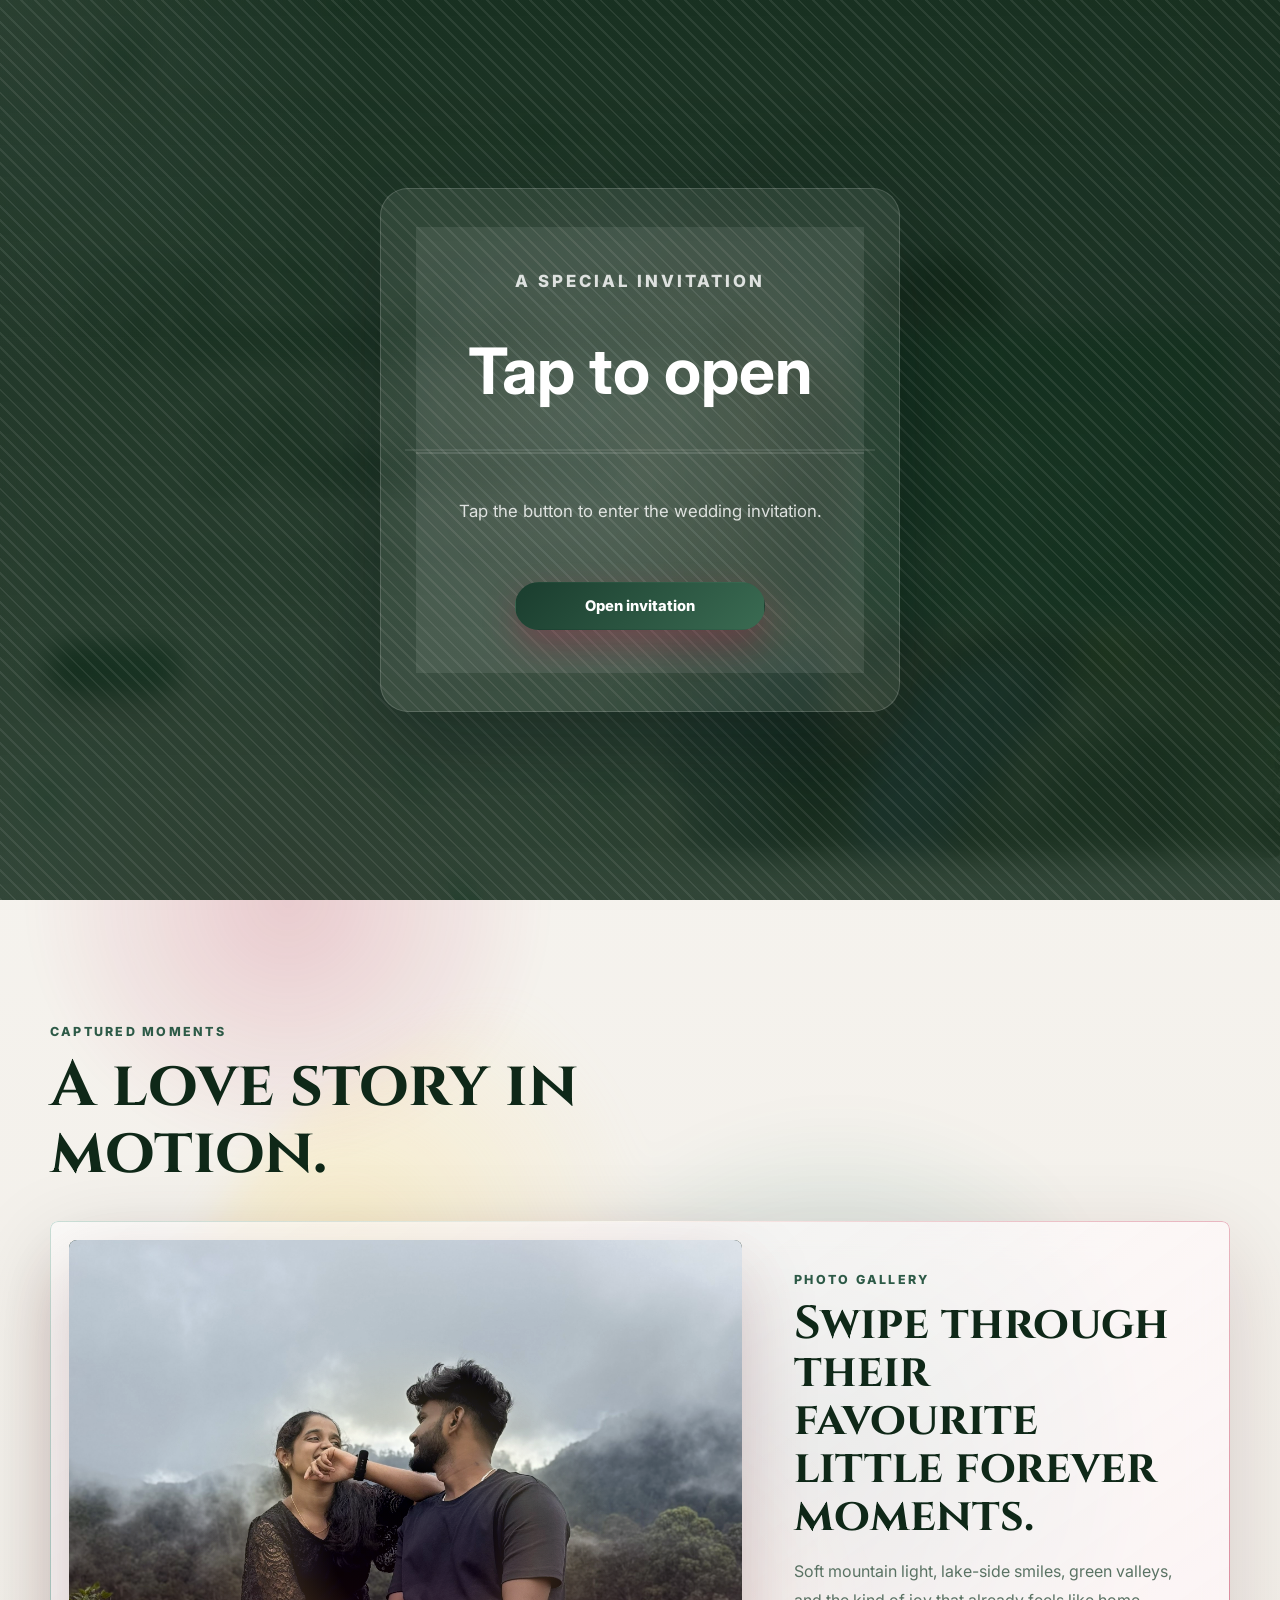
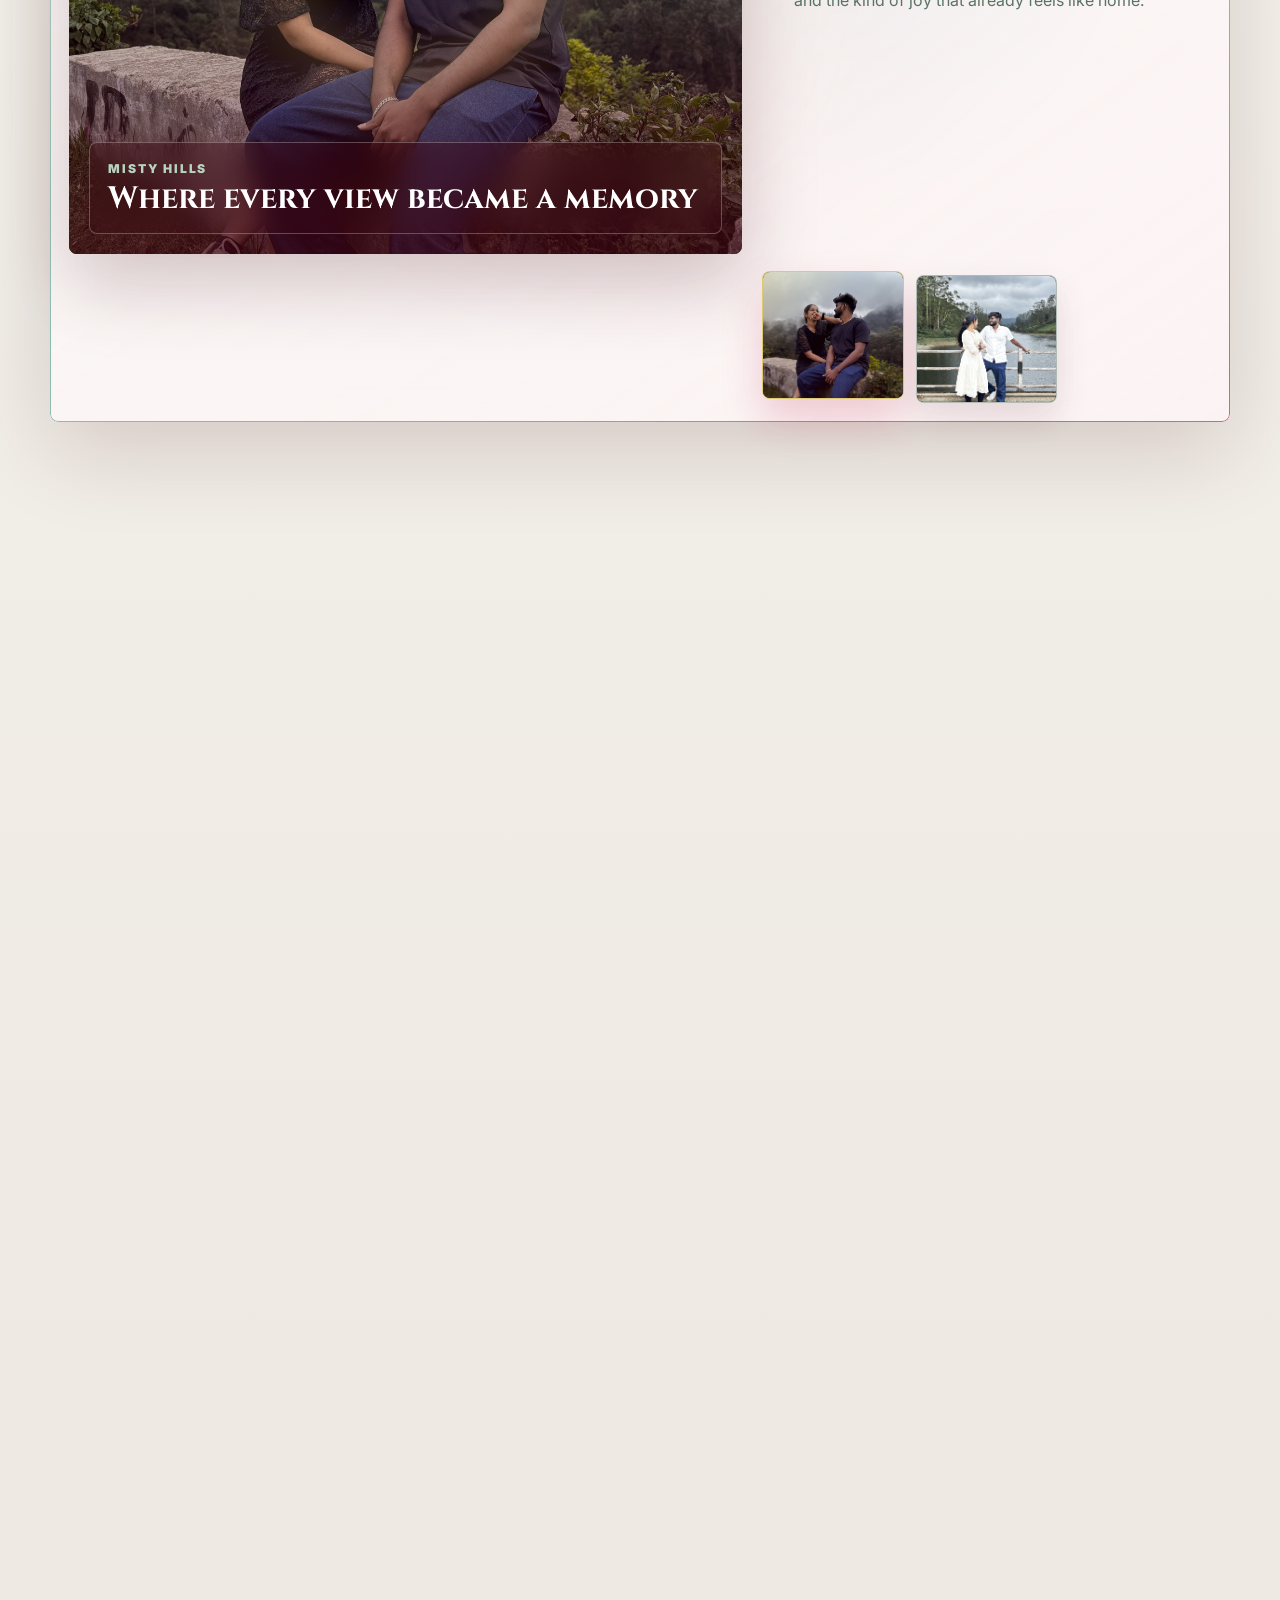
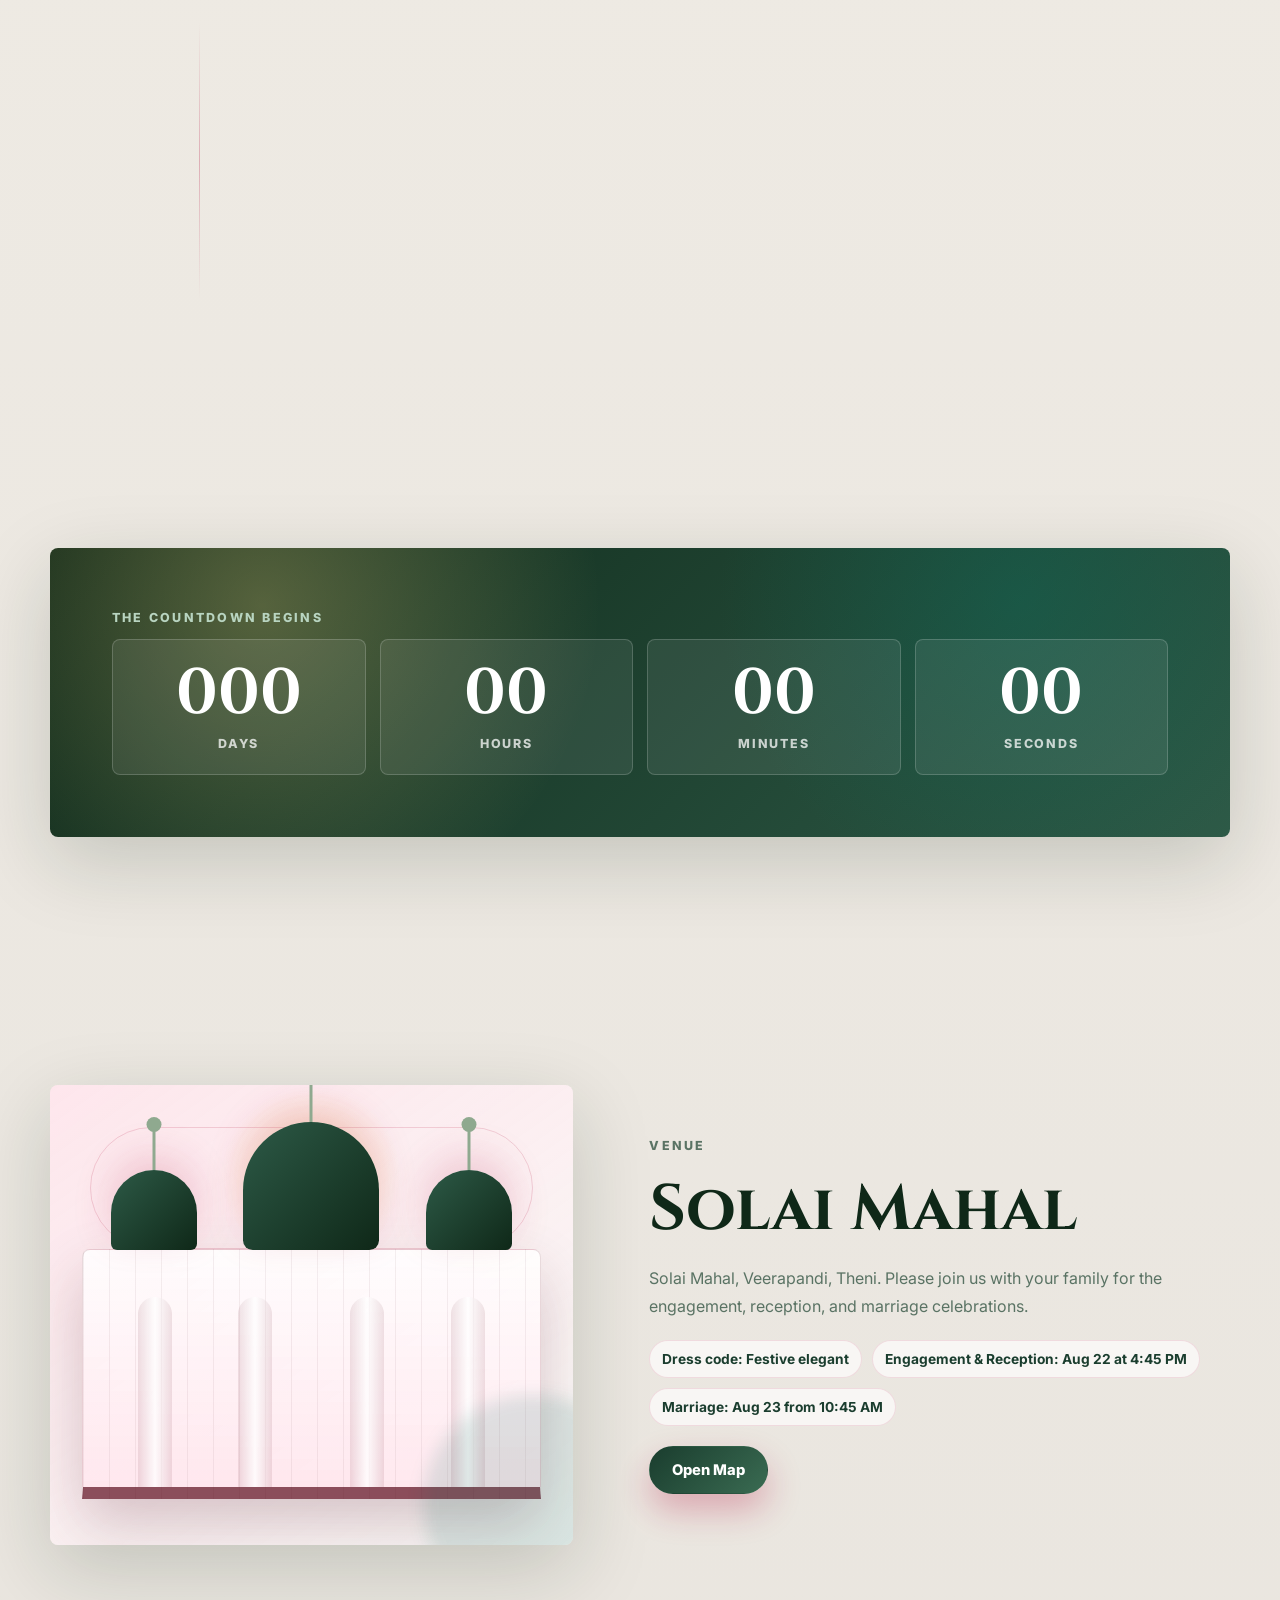
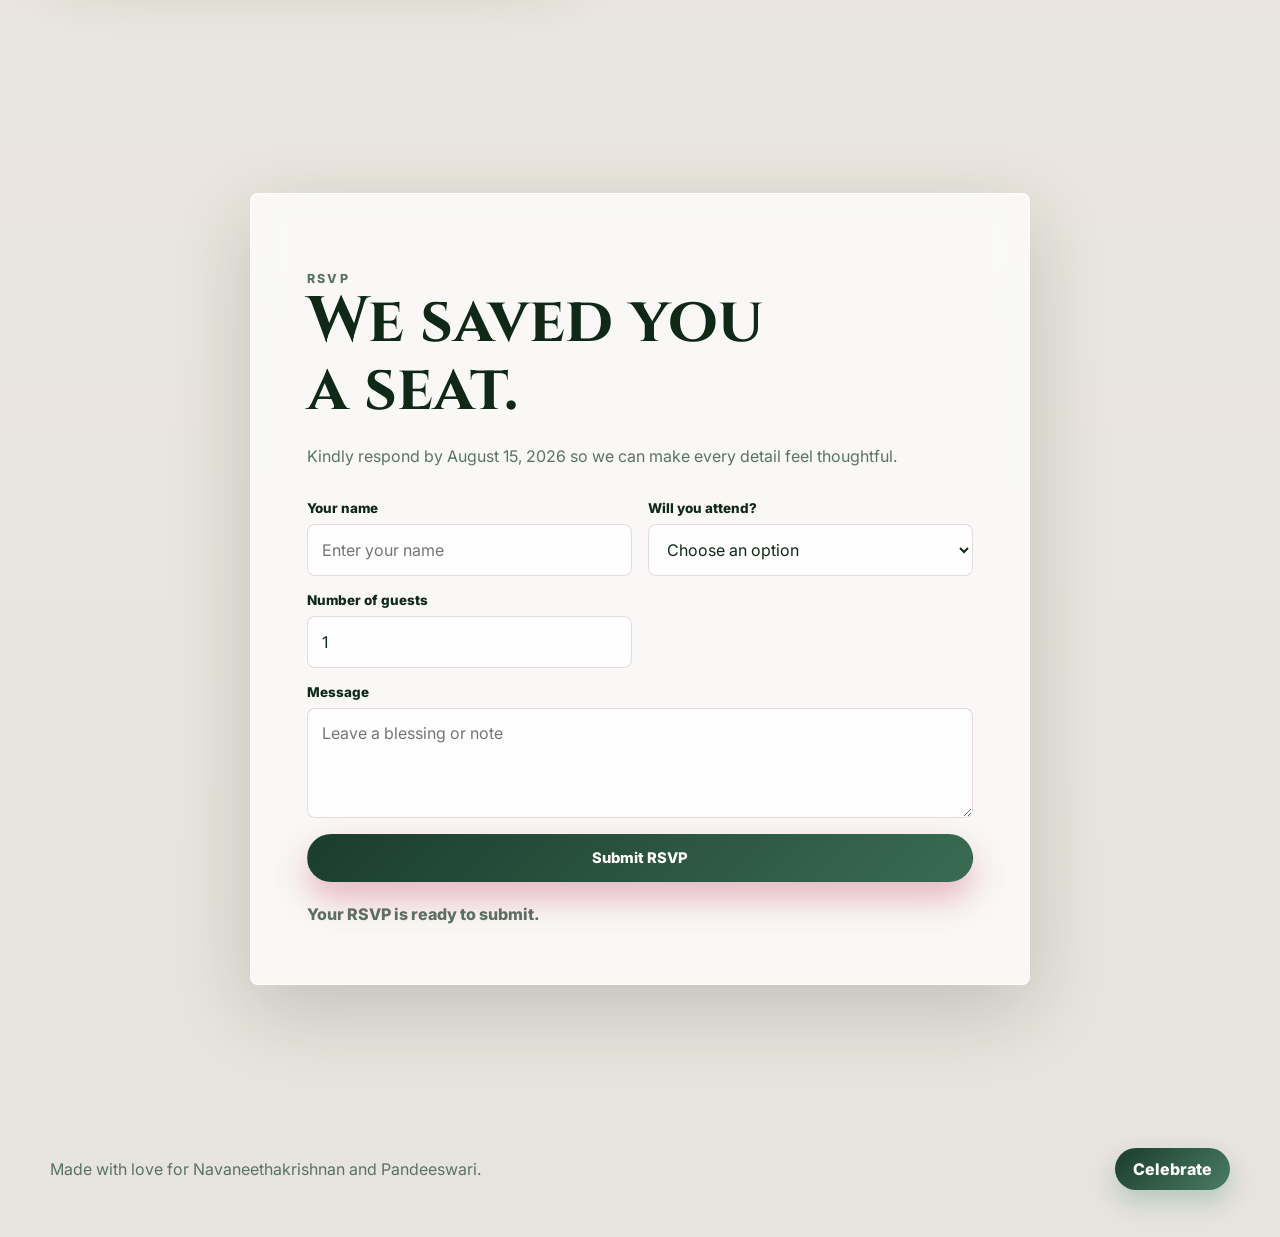
<file: index.html>
<!doctype html>
<html lang="en">
  <head>
    <meta charset="UTF-8" />
    <meta name="viewport" content="width=device-width, initial-scale=1.0" />
    <title>Navee & Pandee | Wedding Invitation</title>
    <meta
      name="description"
      content="Save the date | We look forward to celebrating our love with you. | Navaneethakrishnan and Pandeeswari wedding invitation."
    />
    <link rel="preconnect" href="https://fonts.googleapis.com" />
    <link rel="preconnect" href="https://fonts.gstatic.com" crossorigin />
    <link
      href="https://fonts.googleapis.com/css2?family=Cinzel:wght@500;600;700&family=Great+Vibes&family=Inter:wght@400;500;600;700&display=swap"
      rel="stylesheet"
    />
    <link rel="stylesheet" href="styles.css?v=20260823-photos" />
  </head>
  <body>
    <div class="invite-cover" role="dialog" aria-modal="true" aria-labelledby="invite-title" aria-describedby="invite-copy">
      <div class="invite-card" data-open-cover>
        <div class="invite-card__panel invite-card__panel--top">
          <p class="eyebrow">A special invitation</p>
          <h2 id="invite-title">Tap to open</h2>
        </div>
        <div class="invite-card__panel invite-card__panel--bottom">
          <p id="invite-copy">
             Tap the button to enter the wedding invitation.
          </p>
          <button class="button button-primary invite-open-btn" type="button">Open invitation</button>
        </div>
      </div>
    </div>
    <audio id="bgMusic" preload="none" loop playsinline webkit-playsinline>
    <source src="assets/couple/gehra-hua.mp3" type="audio/mpeg">
    </audio>

    <div class="page-aura" aria-hidden="true"></div>
    <canvas id="fx-canvas" aria-hidden="true"></canvas>

    <header class="site-header" data-reveal>
      <a class="brand" href="#home" aria-label="Navaneethakrishnan and Pandeeswari home">
        <span>N</span>
        <span>&</span>
        <span>P</span>
      </a>

      <button class="nav-toggle" aria-label="Open navigation" aria-expanded="false">
        <span></span>
        <span></span>
        <span></span>
      </button>

      <nav class="site-nav" aria-label="Primary navigation">
        <a href="#moments">Moments</a>
        <a href="#story">Story</a>
        <a href="#events">Events</a>
        <a href="#venue">Venue</a>
        <a href="#rsvp">RSVP</a>
      </nav>
    </header>

    <main id="home">
      <section class="hero section-band">
        <div class="hero-orbit" aria-hidden="true">
          <span class="ring ring-one"></span>
          <span class="ring ring-two"></span>
          <span class="ring ring-three"></span>
          <span class="spark spark-one"></span>
          <span class="spark spark-two"></span>
          <span class="spark spark-three"></span>
        </div>

        <div class="hero-photo-vfx" aria-hidden="true">
          <img src="assets/couple/misty-hills.jpg" alt="" />
          <span class="hero-photo-glow"></span>
          <span class="hero-photo-scan"></span>
        </div>

        <div class="hero-content" data-reveal>
          <p class="eyebrow">Together with their families</p>
          <h1>
            <span class="script-name">Navaneethakrishnan</span>
            <span class="ampersand">&</span>
            <span class="script-name">Pandeeswari</span>
          </h1>
          <p class="hero-copy">
            Invite you to celebrate a night of vows, music, blessings, and a
            thousand little moments of joy.
          </p>

          <div class="hero-actions">
            <a class="button button-primary magnet" href="#rsvp">Send RSVP</a>
            <a class="button button-ghost magnet" href="#events">View Events</a>
          </div>
        </div>

        <div class="date-card tilt-card" data-reveal>
          <div class="date-card-content">
            <p class="date-kicker">Save the date</p>
            <p class="date-number">23</p>
            <p class="date-month">August 2026</p>
            <p class="date-location">Solai Mahal, Veerapandi, Theni</p>
          </div>
          <canvas id="date-scratch-canvas" class="date-scratch-canvas" aria-label="Scratch to reveal wedding date"></canvas>
          <p class="date-scratch-hint">Scratch here to reveal</p>
        </div>

        <a class="scroll-cue" href="#moments" aria-label="Scroll to moments">
          <span></span>
        </a>
      </section>

      <section id="moments" class="moments section-band">
        <div class="section-heading" data-reveal>
          <p class="eyebrow">Captured moments</p>
          <h2>A love story in motion.</h2>
        </div>

        <div class="moments-stage" data-reveal>
          <figure class="moment-feature tilt-card">
            <img
              id="moment-hero"
              src="assets/couple/misty-hills.jpg"
              alt="Navaneethakrishnan and Pandeeswari smiling together in misty hills"
            />
            <figcaption>
              <span id="moment-kicker">Misty Hills</span>
              <strong id="moment-title">Where every view became a memory</strong>
            </figcaption>
          </figure>

          <div class="moment-copy">
            <p class="eyebrow">Photo gallery</p>
            <h3>Swipe through their favourite little forever moments.</h3>
            <p>
              Soft mountain light, lake-side smiles, green valleys, and the kind
              of joy that already feels like home.
            </p>
          </div>

          <div class="moment-reel" aria-label="Couple photo gallery">
            <button
              class="moment-thumb is-active"
              type="button"
              aria-label="Show misty hills photo"
              data-image="assets/couple/misty-hills.jpg"
              data-alt="Navaneethakrishnan and Pandeeswari sitting together in misty hills"
              data-kicker="Misty Hills"
              data-title="Where every view became a memory"
            >
              <img src="assets/couple/misty-hills.jpg" alt="" loading="lazy" decoding="async" />
            </button>
            <button
              class="moment-thumb"
              type="button"
              aria-label="Show lake smiles photo"
              data-image="assets/couple/lake-smiles.jpg"
              data-alt="Navaneethakrishnan and Pandeeswari smiling together by the lake"
              data-kicker="Lake Smiles"
              data-title="The morning looked brighter with them"
            >
              <img src="assets/couple/lake-smiles.jpg" alt="" loading="lazy" decoding="async" />
            </button>
          </div>
        </div>
      </section>

      <section id="story" class="story section-band">
        <div class="section-heading" data-reveal>
          <p class="eyebrow">Our story</p>
          <h2>Two paths, one promise.</h2>
        </div>

        <div class="story-grid">
          <article class="glass-panel tilt-card" data-reveal>
            <span class="panel-number">01</span>
            <h3>The First Hello</h3>
            <p>
              A quiet conversation became the kind of memory that refuses to
              fade. The world kept moving, but something had already begun.
            </p>
          </article>

          <article class="glass-panel tilt-card" data-reveal>
            <span class="panel-number">02</span>
            <h3>The Yes</h3>
            <p>
              Under a sky full of lights, a simple question found its answer.
              Family smiled, friends cheered, and forever became real.
            </p>
          </article>

          <article class="glass-panel tilt-card" data-reveal>
            <span class="panel-number">03</span>
            <h3>The Celebration</h3>
            <p>
              Now we gather the people we love most for a celebration wrapped
              in music, color, blessings, and laughter.
            </p>
          </article>
        </div>
      </section>

      <section id="events" class="events section-band">
        <div class="section-heading" data-reveal>
          <p class="eyebrow">Wedding events</p>
          <h2>Celebrate every beautiful chapter.</h2>
        </div>

        <div class="timeline">
          <article class="event-card" data-reveal>
            <div class="event-time">
              <span>Aug 22</span>
              <strong>4:45 PM</strong>
            </div>
            <div>
              <h3>Engagement & Reception</h3>
              <p>Join us for the engagement ceremony, blessings, dinner, and celebration.</p>
            </div>
          </article>

          <article class="event-card" data-reveal>
            <div class="event-time">
              <span>Aug 23</span>
              <strong>10:45 AM</strong>
            </div>
            <div>
              <h3>Marriage Ceremony</h3>
              <p>The sacred wedding rituals and blessings begin in the morning.</p>
            </div>
          </article>
        </div>
      </section>

      <section class="countdown-section section-band" aria-label="Countdown">
        <div class="countdown-shell" data-reveal>
          <p class="eyebrow">The countdown begins</p>
          <div class="countdown" data-date="2026-08-23T10:45:00+05:30">
            <div>
              <strong id="days">000</strong>
              <span>Days</span>
            </div>
            <div>
              <strong id="hours">00</strong>
              <span>Hours</span>
            </div>
            <div>
              <strong id="minutes">00</strong>
              <span>Minutes</span>
            </div>
            <div>
              <strong id="seconds">00</strong>
              <span>Seconds</span>
            </div>
          </div>
        </div>
      </section>

      <section id="venue" class="venue section-band">
        <div class="venue-visual" data-reveal aria-hidden="true">
          <div class="palace">
            <span class="dome dome-left"></span>
            <span class="dome dome-center"></span>
            <span class="dome dome-right"></span>
            <span class="pillar pillar-one"></span>
            <span class="pillar pillar-two"></span>
            <span class="pillar pillar-three"></span>
            <span class="pillar pillar-four"></span>
          </div>
        </div>

        <div class="venue-copy" data-reveal>
          <p class="eyebrow">Venue</p>
          <h2>Solai Mahal</h2>
          <p>
            Solai Mahal, Veerapandi, Theni. Please join us with your family
            for the engagement, reception, and marriage celebrations.
          </p>
          <div class="venue-meta">
            <span>Dress code: Festive elegant</span>
            <span>Engagement & Reception: Aug 22 at 4:45 PM</span>
            <span>Marriage: Aug 23 from 10:45 AM</span>
          </div>
          <a class="button button-primary magnet" href="https://maps.app.goo.gl/CbwffYNHXpAgiGdS9" target="_blank" rel="noreferrer">
            Open Map
          </a>
        </div>
      </section>

      <section id="rsvp" class="rsvp section-band">
        <div class="rsvp-card" data-reveal>
          <p class="eyebrow">RSVP</p>
          <h2>We saved you a seat.</h2>
          <p>
            Kindly respond by August 15, 2026 so we can make every detail feel
            thoughtful.
          </p>

          <form class="rsvp-form">
            <label>
              <span>Your name</span>
              <input type="text" name="name" placeholder="Enter your name" required />
            </label>

            <label>
              <span>Will you attend?</span>
              <select name="attendance" required>
                <option value="">Choose an option</option>
                <option value="yes">Joyfully attending</option>
                <option value="no">Sending love from afar</option>
              </select>
            </label>

            <label>
              <span>Number of guests</span>
              <input type="number" name="guests" min="1" max="6" value="1" />
            </label>

            <label>
              <span>Message</span>
              <textarea name="message" rows="4" placeholder="Leave a blessing or note"></textarea>
            </label>

            <button class="button button-primary magnet" type="submit">Submit RSVP</button>
          </form>

          <p class="form-note" role="status" aria-live="polite"></p>
        </div>
      </section>
    </main>

    <footer class="site-footer">
      <p>Made with love for Navaneethakrishnan and Pandeeswari.</p>
      <button class="celebrate-button magnet" type="button">Celebrate</button>
    </footer>

    <script src="script.js?v=20260823-photos2"></script>
  </body>
</html>
</file>
<file: styles.css>
:root {
  --rose-950: #0f2818;
  --rose-900: #1a3d2e;
  --rose-800: #2d5a47;
  --rose-700: #3a6b52;
  --rose-100: #d4e8dd;
  --rose-50: #e8f0eb;
  --emerald-900: #1a3d2e;
  --emerald-700: #4a7c63;
  --gold-500: #8fa98f;
  --gold-300: #b8d4c0;
  --ink: #0f2818;
  --muted: #5a7364;
  --paper: #f5f8f6;
  --white: #ffffff;
  --shadow: 0 24px 80px rgba(15, 40, 24, 0.18);
  --radius: 8px;
}

@property --card-angle {
  syntax: "<angle>";
  inherits: false;
  initial-value: 0deg;
}

* {
  box-sizing: border-box;
}

html {
  overflow-x: hidden;
  scroll-behavior: smooth;
}

body {
  min-height: 100vh;
  margin: 0;
  overflow-x: hidden;
  color: var(--ink);
  font-family: Inter, system-ui, -apple-system, BlinkMacSystemFont, "Segoe UI", sans-serif;
  background: linear-gradient(180deg, #f8f6f2 0%, #efebe4 45%, #e7e3dd 100%);
}

body:not(.invitation-opened) {
  overflow: hidden;
}

body.nav-open {
  overflow: hidden;
}

#invite-title {
  cursor: pointer;
}

.invite-cover {
  position: fixed;
  inset: 0;
  z-index: 60;
  display: grid;
  place-items: center;
  padding: 32px;
  perspective: 1600px;
  background: radial-gradient(circle at top left, rgba(255, 255, 255, 0.08), transparent 24%),
    linear-gradient(180deg, rgba(15, 40, 24, 0.96), rgba(15, 40, 24, 0.85));
  color: var(--white);
  backdrop-filter: blur(14px);
  transition: opacity 360ms ease, visibility 360ms ease;
}

.invite-cover::before {
  content: "";
  position: absolute;
  inset: 0;
  background: radial-gradient(circle at center, rgba(255, 255, 255, 0.08), transparent 35%),
    repeating-linear-gradient(45deg, rgba(255, 255, 255, 0.08), rgba(255, 255, 255, 0.08) 2px, transparent 2px, transparent 10px);
  pointer-events: none;
}

.invite-cover[aria-hidden="true"] {
  opacity: 0;
  visibility: hidden;
  pointer-events: none;
}

.invite-card {
  position: relative;
  z-index: 1;
  width: min(100%, 560px);
  border-radius: 32px;
  overflow: hidden;
  background: rgba(255, 255, 255, 0.08);
  border: 1px solid rgba(255, 255, 255, 0.16);
  box-shadow: 0 36px 90px rgba(8, 19, 20, 0.4);
  transform-style: preserve-3d;
}

.invite-card::before {
  content: "";
  position: absolute;
  inset: 50% 24px auto 24px;
  height: 1px;
  transform: translateY(-50%);
  background: rgba(255, 255, 255, 0.18);
  pointer-events: none;
}

.invite-card__panel {
  position: relative;
  min-height: 220px;
  display: grid;
  gap: 1rem;
  place-items: center;
  padding: 2.4rem 2.2rem;
  background: rgba(255, 255, 255, 0.08);
  transform-origin: center;
}

.invite-card__panel--top,
.invite-card__panel--bottom {
  transition: transform 0.88s cubic-bezier(0.22, 1, 0.36, 1), opacity 0.38s ease, filter 0.38s ease;
}

.invite-card__panel--top {
  border-bottom: 1px solid rgba(255, 255, 255, 0.12);
  transform-origin: bottom center;
}

.invite-card__panel--bottom {
  border-top: 1px solid rgba(255, 255, 255, 0.12);
  transform-origin: top center;
}

.invite-cover.is-opening .invite-card__panel--top {
  transform: rotateX(-88deg) translateY(-28px);
  opacity: 0.12;
  filter: blur(0.8px);
}

.invite-cover.is-opening .invite-card__panel--bottom {
  transform: rotateX(88deg) translateY(28px);
  opacity: 0.12;
  filter: blur(0.8px);
}

.invite-cover.is-opening .invite-card {
  transform: translateZ(0);
}

.invite-cover.is-opening {
  background: rgba(15, 40, 24, 0.18);
}

.invite-card h2 {
  margin: 0;
  font-size: clamp(2.8rem, 5vw, 4.6rem);
  line-height: 0.92;
  color: var(--white);
}

.invite-card p {
  margin: 0;
  color: rgba(255, 255, 255, 0.82);
  font-size: 1.05rem;
  line-height: 1.8;
}

.invite-open-btn {
  min-width: 250px;
  position: fixed;
  inset: 0;
  z-index: 60;
  display: grid;
  place-items: center;
  padding: 32px;
  background: radial-gradient(circle at top left, rgba(255, 255, 255, 0.08), transparent 24%),
    linear-gradient(180deg, rgba(15, 40, 24, 0.96), rgba(15, 40, 24, 0.85));
  color: var(--white);
  backdrop-filter: blur(14px);
  transition: opacity 360ms ease, visibility 360ms ease;
}

.invite-cover::before {
  content: "";
  position: absolute;
  inset: 0;
  background: radial-gradient(circle at center, rgba(255, 255, 255, 0.08), transparent 35%),
    repeating-linear-gradient(45deg, rgba(255, 255, 255, 0.08), rgba(255, 255, 255, 0.08) 2px, transparent 2px, transparent 10px);
  pointer-events: none;
}

.invite-cover[aria-hidden="true"] {
  opacity: 0;
  visibility: hidden;
  pointer-events: none;
}

.invite-card {
  position: relative;
  z-index: 1;
  max-width: 520px;
  width: min(100%, 100%);
  padding: 2.4rem 2.2rem;
  border-radius: 28px;
  background: rgba(255, 255, 255, 0.08);
  border: 1px solid rgba(255, 255, 255, 0.16);
  box-shadow: 0 36px 90px rgba(8, 19, 20, 0.4);
  text-align: center;
}

.invite-card h2 {
  margin: 0 0 0.75rem;
  font-size: clamp(2.8rem, 5vw, 4.6rem);
  line-height: 0.92;
  color: var(--white);
}

.invite-card p {
  margin: 0 0 1.9rem;
  color: rgba(255, 255, 255, 0.82);
  font-size: 1.05rem;
  line-height: 1.8;
}

.invite-open-btn {
  min-width: 250px;
}

body::before {
  position: fixed;
  inset: 0;
  z-index: -4;
  content: "";
  pointer-events: none;
  background: radial-gradient(circle at top center, rgba(255, 255, 255, 0.92), rgba(238, 234, 226, 0.55) 34%, rgba(232, 227, 220, 0.9) 62%, transparent 100%);
}

a {
  color: inherit;
  text-decoration: none;
}

button,
input,
select,
textarea {
  font: inherit;
}

button {
  cursor: pointer;
}

#fx-canvas {
  position: fixed;
  inset: 0;
  z-index: 5;
  width: 100%;
  height: 100%;
  pointer-events: none;
}

.page-aura {
  position: fixed;
  inset: auto auto -18rem 0;
  z-index: -3;
  width: 36rem;
  height: 36rem;
  border-radius: 999px;
  background: radial-gradient(circle, rgba(181, 23, 67, 0.18), transparent 64%);
  filter: blur(10px);
  animation: aura-drift 12s ease-in-out infinite alternate;
}

.site-header {
  position: fixed;
  top: 18px;
  left: 50%;
  z-index: 20;
  display: flex;
  width: min(1120px, calc(100% - 32px));
  align-items: center;
  justify-content: space-between;
  padding: 12px 14px;
  border: 1px solid rgba(255, 255, 255, 0.7);
  border-radius: 999px;
  background: rgba(255, 255, 255, 0.7);
  box-shadow: 0 18px 48px rgba(63, 7, 20, 0.12);
  backdrop-filter: blur(18px);
  transform: translateX(-50%);
}

.brand {
  display: inline-flex;
  width: 48px;
  height: 48px;
  align-items: center;
  justify-content: center;
  gap: 1px;
  border-radius: 50%;
  color: var(--white);
  font-family: Cinzel, serif;
  font-size: 0.8rem;
  font-weight: 700;
  letter-spacing: 0.02em;
  background: conic-gradient(from 140deg, var(--rose-900), var(--rose-700), var(--gold-500), var(--emerald-700), var(--rose-900));
  box-shadow: 0 10px 24px rgba(181, 23, 67, 0.28);
}

.site-nav {
  display: flex;
  align-items: center;
  gap: 6px;
}

.site-nav a {
  position: relative;
  overflow: hidden;
  padding: 12px 16px;
  border-radius: 999px;
  color: var(--rose-950);
  font-size: 0.86rem;
  font-weight: 700;
}

.site-nav a::before {
  position: absolute;
  inset: 0;
  z-index: -1;
  content: "";
  border-radius: inherit;
  background: rgba(181, 23, 67, 0.09);
  transform: scaleX(0);
  transform-origin: left;
  transition: transform 240ms ease;
}

.site-nav a:hover::before,
.site-nav a:focus-visible::before {
  transform: scaleX(1);
}

.nav-toggle {
  display: none;
  width: 46px;
  height: 46px;
  align-items: center;
  justify-content: center;
  border: 0;
  border-radius: 50%;
  background: var(--rose-900);
}

.nav-toggle span {
  position: absolute;
  width: 18px;
  height: 2px;
  border-radius: 99px;
  background: var(--white);
  transition: transform 220ms ease, opacity 220ms ease;
}

.nav-toggle span:nth-child(1) {
  transform: translateY(-6px);
}

.nav-toggle span:nth-child(3) {
  transform: translateY(6px);
}

.nav-open .nav-toggle span:nth-child(1) {
  transform: rotate(45deg);
}

.nav-open .nav-toggle span:nth-child(2) {
  opacity: 0;
}

.nav-open .nav-toggle span:nth-child(3) {
  transform: rotate(-45deg);
}

.section-band {
  position: relative;
  width: min(1180px, calc(100% - 36px));
  margin: 0 auto;
}

.hero {
  display: grid;
  min-height: 100svh;
  grid-template-columns: minmax(0, 1fr) minmax(280px, 380px);
  align-items: center;
  gap: clamp(2rem, 7vw, 5rem);
  padding: 128px 0 76px;
}

.hero::before {
  position: absolute;
  inset: 92px 0 auto auto;
  width: min(48vw, 620px);
  height: min(48vw, 620px);
  content: "";
  border-radius: 999px;
  background:
    radial-gradient(circle, rgba(255, 226, 134, 0.44), transparent 46%),
    conic-gradient(from 0deg, rgba(181, 23, 67, 0.28), rgba(8, 112, 96, 0.2), rgba(255, 226, 134, 0.35), rgba(181, 23, 67, 0.28));
  filter: blur(2px);
  opacity: 0.9;
  animation: slow-spin 28s linear infinite;
}

.hero-content {
  position: relative;
  z-index: 2;
}

.hero-photo-vfx {
  position: absolute;
  top: 112px;
  right: max(-52px, -4vw);
  bottom: 42px;
  z-index: 0;
  width: min(64vw, 880px);
  overflow: hidden;
  border-radius: var(--radius);
  opacity: 0.72;
  box-shadow: 0 30px 90px rgba(6, 63, 53, 0.22);
  mask-image: linear-gradient(90deg, transparent 0%, rgba(0, 0, 0, 0.15) 16%, black 42%);
  pointer-events: none;
}

.hero-photo-vfx img {
  width: 100%;
  height: 100%;
  object-fit: cover;
  filter: saturate(1.06) contrast(1.06);
  transform: scale(1.08);
  animation: cinematic-drift 18s ease-in-out infinite alternate;
}

.hero-photo-vfx::before,
.hero-photo-vfx::after,
.hero-photo-glow,
.hero-photo-scan {
  position: absolute;
  inset: 0;
  content: "";
  pointer-events: none;
}

.hero-photo-vfx::before {
  background:
    radial-gradient(circle at 58% 36%, transparent 0 14%, rgba(63, 7, 20, 0.2) 42%, rgba(63, 7, 20, 0.42) 100%),
    linear-gradient(90deg, rgba(255, 249, 251, 0.86), transparent 45%);
  mix-blend-mode: screen;
}

.hero-photo-vfx::after {
  background: linear-gradient(110deg, transparent 0 36%, rgba(255, 255, 255, 0.42) 45%, transparent 54% 100%);
  transform: translateX(-110%);
  animation: photo-sweep 5.8s ease-in-out infinite;
}

.hero-photo-glow {
  border: 1px solid rgba(255, 226, 134, 0.5);
  border-radius: inherit;
  box-shadow:
    inset 0 0 80px rgba(255, 226, 134, 0.2),
    0 0 50px rgba(181, 23, 67, 0.16);
}

.hero-photo-scan {
  background-image: linear-gradient(rgba(255, 255, 255, 0.11) 1px, transparent 1px);
  background-size: 100% 9px;
  opacity: 0.28;
  animation: scan-lines 3.8s linear infinite;
}

.eyebrow {
  margin: 0 0 14px;
  color: var(--rose-800);
  font-size: 0.78rem;
  font-weight: 800;
  letter-spacing: 0.18em;
  text-transform: uppercase;
}

h1,
h2,
h3,
p {
  text-wrap: pretty;
}

h1 {
  display: grid;
  grid-template-columns: auto;
  align-items: center;
  justify-items: center;
  gap: 0.05em;
  margin: 0;
  color: var(--rose-950);
  font-family: "Great Vibes", cursive;
  font-size: clamp(3.9rem, 8.2vw, 7.7rem);
  font-weight: 400;
  line-height: 0.92;
  text-shadow: 0 16px 46px rgba(63, 7, 20, 0.18);
}

.script-name {
  display: block;
  animation: float-name 5s ease-in-out infinite alternate;
}

.script-name:last-child {
  animation-delay: -2.6s;
}

.ampersand {
  align-self: center;
  margin: -0.15em 0 -0.08em;
  color: var(--gold-500);
  font-family: Cinzel, serif;
  font-size: 0.28em;
  font-weight: 700;
  line-height: 1;
  text-shadow: none;
}

.hero-copy {
  width: min(640px, 100%);
  margin: 24px 0 0;
  color: var(--muted);
  font-size: clamp(1.05rem, 1.8vw, 1.28rem);
  line-height: 1.8;
}

.hero-actions {
  display: flex;
  flex-wrap: wrap;
  gap: 14px;
  margin-top: 34px;
}

.button {
  position: relative;
  display: inline-flex;
  min-height: 48px;
  align-items: center;
  justify-content: center;
  overflow: hidden;
  padding: 0 22px;
  border: 1px solid transparent;
  border-radius: 999px;
  font-size: 0.92rem;
  font-weight: 800;
  isolation: isolate;
  transition: transform 180ms ease, box-shadow 180ms ease, border-color 180ms ease;
}

.button::after,
.celebrate-button::after {
  position: absolute;
  inset: -100% auto -100% -45%;
  z-index: -1;
  width: 38%;
  content: "";
  background: linear-gradient(90deg, transparent, rgba(255, 255, 255, 0.7), transparent);
  transform: rotate(18deg);
  animation: shine-sweep 3.6s ease-in-out infinite;
}

.button:hover,
.button:focus-visible,
.celebrate-button:hover,
.celebrate-button:focus-visible {
  transform: translateY(-2px);
}

.button-primary {
  color: var(--white);
  background: linear-gradient(135deg, var(--rose-900), var(--rose-700));
  box-shadow: 0 16px 34px rgba(181, 23, 67, 0.3);
}

.button-ghost {
  color: var(--rose-900);
  border-color: rgba(181, 23, 67, 0.2);
  background: rgba(255, 255, 255, 0.68);
  box-shadow: 0 14px 34px rgba(63, 7, 20, 0.08);
}

.hero-orbit {
  position: absolute;
  top: 53%;
  right: 10%;
  z-index: 1;
  width: min(48vw, 520px);
  aspect-ratio: 1;
  transform: translateY(calc(-50% + var(--orbit-parallax, 0px)));
  pointer-events: none;
}

.ring,
.spark {
  position: absolute;
  inset: 0;
  border-radius: 50%;
}

.ring {
  border: 1px solid rgba(181, 23, 67, 0.18);
  box-shadow: inset 0 0 60px rgba(255, 226, 134, 0.18);
  animation: orbit-pulse 5.5s ease-in-out infinite;
}

.ring-two {
  inset: 11%;
  border-style: dashed;
  animation-delay: -1.8s;
  animation-duration: 7s;
}

.ring-three {
  inset: 23%;
  border-color: rgba(8, 112, 96, 0.18);
  animation-delay: -3.1s;
  animation-duration: 8s;
}

.spark {
  width: 16px;
  height: 16px;
  margin: auto;
  background: var(--gold-300);
  box-shadow: 0 0 24px rgba(215, 170, 67, 0.9);
}

.spark-one {
  transform-origin: -130px center;
  animation: spark-orbit 7s linear infinite;
}

.spark-two {
  width: 11px;
  height: 11px;
  background: var(--rose-700);
  transform-origin: 160px center;
  animation: spark-orbit 9s linear infinite reverse;
}

.spark-three {
  width: 9px;
  height: 9px;
  background: var(--emerald-700);
  transform-origin: center 145px;
  animation: spark-orbit 11s linear infinite;
}

.date-card {
  position: relative;
  z-index: 2;
  overflow: hidden;
  padding: 34px;
  border: 1px solid rgba(255, 255, 255, 0.72);
  border-radius: var(--radius);
  background:
    url("data:image/svg+xml,%3Csvg xmlns='http://www.w3.org/2000/svg' viewBox='0 0 100 100'%3E%3Cpath d='M50 10 Q60 30 55 50 Q60 70 50 90 Q40 70 45 50 Q40 30 50 10' fill='%234a7c63' opacity='0.12'/%3E%3C/svg%3E"),
    url("data:image/svg+xml,%3Csvg xmlns='http://www.w3.org/2000/svg' viewBox='0 0 100 100'%3E%3Cpath d='M50 10 Q60 30 55 50 Q60 70 50 90 Q40 70 45 50 Q40 30 50 10' fill='%238fa98f' opacity='0.08'/%3E%3C/svg%3E"),
    linear-gradient(145deg, rgba(255, 255, 255, 0.78), rgba(255, 244, 247, 0.82)),
    radial-gradient(circle at top right, rgba(139, 169, 143, 0.2), transparent 50%);
  background-size: 70px 100px, 50px 120px, 100% 100%, 100% 100%;
  background-position: 10px -10px, -20px 20px, 0 0, 0 0;
  background-repeat: repeat, repeat, no-repeat, no-repeat;
  box-shadow: var(--shadow);
  backdrop-filter: blur(18px);
  transform-style: preserve-3d;
  animation: card-float 6s ease-in-out infinite, card-glow 4s ease-in-out infinite;
}

.date-kicker,
.date-month,
.date-location {
  margin: 0;
}

.date-kicker {
  color: var(--emerald-700);
  font-weight: 800;
  letter-spacing: 0.16em;
  text-transform: uppercase;
}

.date-number {
  margin: 10px 0 0;
  color: var(--rose-950);
  font-family: Cinzel, serif;
  font-size: clamp(6rem, 13vw, 9rem);
  font-weight: 700;
  line-height: 0.88;
}

.date-month {
  color: var(--rose-800);
  font-family: Cinzel, serif;
  font-size: 1.35rem;
  font-weight: 700;
}

.date-location {
  margin-top: 18px;
  color: var(--muted);
  line-height: 1.7;
}

.scroll-cue {
  position: absolute;
  bottom: 34px;
  left: 50%;
  z-index: 3;
  width: 28px;
  height: 48px;
  border: 1px solid rgba(95, 11, 29, 0.28);
  border-radius: 999px;
  transform: translateX(-50%);
}

.scroll-cue span {
  position: absolute;
  top: 10px;
  left: 50%;
  width: 6px;
  height: 6px;
  border-radius: 999px;
  background: var(--rose-800);
  transform: translateX(-50%);
  animation: scroll-dot 1.7s ease-in-out infinite;
}

.section-heading {
  width: min(720px, 100%);
  margin-bottom: 34px;
}

.section-heading h2,
.venue-copy h2,
.rsvp-card h2 {
  margin: 0;
  color: var(--rose-950);
  font-family: Cinzel, serif;
  font-size: clamp(2.35rem, 5vw, 4.6rem);
  line-height: 1.05;
}

.story,
.moments,
.events,
.countdown-section,
.venue,
.rsvp {
  padding: clamp(72px, 10vw, 124px) 0;
}

.moments {
  isolation: isolate;
}

.moments::before {
  position: absolute;
  top: 8%;
  left: 50%;
  z-index: -1;
  width: min(980px, 92vw);
  height: 72%;
  content: "";
  border-radius: 999px;
  background:
    radial-gradient(circle at 20% 28%, rgba(255, 226, 134, 0.34), transparent 30%),
    radial-gradient(circle at 70% 50%, rgba(8, 112, 96, 0.22), transparent 42%),
    radial-gradient(circle at 46% 66%, rgba(181, 23, 67, 0.16), transparent 50%);
  filter: blur(18px);
  transform: translateX(-50%);
  animation: aura-drift 14s ease-in-out infinite alternate;
}

.moments-stage {
  position: relative;
  display: grid;
  grid-template-columns: minmax(0, 1.2fr) minmax(280px, 0.8fr);
  gap: 20px;
  align-items: stretch;
  padding: clamp(12px, 2vw, 18px);
  border: 1px solid rgba(255, 255, 255, 0.72);
  border-radius: var(--radius);
  background:
    linear-gradient(145deg, rgba(255, 255, 255, 0.62), rgba(255, 244, 247, 0.78)),
    radial-gradient(circle at var(--gallery-x, 50%) var(--gallery-y, 50%), rgba(255, 226, 134, 0.22), transparent 34%);
  box-shadow: 0 28px 90px rgba(63, 7, 20, 0.16);
  backdrop-filter: blur(18px);
}

.moments-stage::before {
  position: absolute;
  inset: -1px;
  content: "";
  border-radius: inherit;
  background: conic-gradient(from var(--card-angle, 0deg), rgba(255, 226, 134, 0.08), rgba(181, 23, 67, 0.66), rgba(8, 112, 96, 0.46), rgba(255, 226, 134, 0.08));
  mask: linear-gradient(#000 0 0) content-box, linear-gradient(#000 0 0);
  mask-composite: exclude;
  padding: 1px;
  animation: border-spin 7s linear infinite;
  pointer-events: none;
}

.moment-feature {
  position: relative;
  min-height: clamp(360px, 48vw, 620px);
  margin: 0;
  overflow: hidden;
  border-radius: var(--radius);
  background: var(--rose-950);
  box-shadow: 0 30px 76px rgba(63, 7, 20, 0.22);
  transform-style: preserve-3d;
}

.moment-feature::before,
.moment-feature::after {
  position: absolute;
  inset: 0;
  z-index: 2;
  content: "";
  pointer-events: none;
}

.moment-feature::before {
  background:
    radial-gradient(circle at var(--gallery-x, 50%) var(--gallery-y, 50%), transparent 0 16%, rgba(255, 226, 134, 0.16) 28%, transparent 46%),
    linear-gradient(180deg, transparent 42%, rgba(63, 7, 20, 0.72));
}

.moment-feature::after {
  background: linear-gradient(120deg, transparent 0 42%, rgba(255, 255, 255, 0.52) 48%, transparent 56% 100%);
  transform: translateX(-120%);
  animation: photo-sweep 4.8s ease-in-out infinite;
}

.moment-feature img {
  display: block;
  width: 100%;
  height: 100%;
  min-height: inherit;
  object-fit: cover;
  filter: saturate(1.1) contrast(1.04);
  transform: scale(1.02);
  transition: opacity 420ms ease, filter 420ms ease, transform 900ms cubic-bezier(0.2, 0.8, 0.2, 1);
}

.moment-feature.is-swapping img {
  opacity: 0.18;
  filter: blur(10px) saturate(1.35);
  transform: scale(1.08) rotate(0.6deg);
}

.moment-feature figcaption {
  position: absolute;
  right: 20px;
  bottom: 20px;
  left: 20px;
  z-index: 3;
  display: grid;
  gap: 6px;
  padding: 18px;
  border: 1px solid rgba(255, 255, 255, 0.26);
  border-radius: var(--radius);
  color: var(--white);
  background: rgba(63, 7, 20, 0.38);
  box-shadow: 0 18px 44px rgba(63, 7, 20, 0.28);
  backdrop-filter: blur(14px);
}

.moment-feature figcaption span {
  color: var(--gold-300);
  font-size: 0.76rem;
  font-weight: 900;
  letter-spacing: 0.16em;
  text-transform: uppercase;
}

.moment-feature figcaption strong {
  font-family: Cinzel, serif;
  font-size: clamp(1.2rem, 2.4vw, 2.2rem);
  line-height: 1.1;
}

.moment-copy {
  align-self: start;
  padding: clamp(18px, 3vw, 32px);
}

.moment-copy h3 {
  margin: 0 0 16px;
  color: var(--rose-950);
  font-family: Cinzel, serif;
  font-size: clamp(1.8rem, 3.6vw, 3.4rem);
  line-height: 1.04;
}

.moment-copy p:not(.eyebrow) {
  margin: 0;
  color: var(--muted);
  line-height: 1.8;
}

.moment-reel {
  display: grid;
  grid-column: 2;
  grid-template-columns: repeat(3, minmax(0, 1fr));
  gap: 12px;
  align-self: end;
}

.moment-thumb {
  position: relative;
  height: clamp(94px, 10vw, 132px);
  overflow: hidden;
  padding: 0;
  border: 1px solid rgba(255, 255, 255, 0.68);
  border-radius: var(--radius);
  background: var(--rose-950);
  box-shadow: 0 16px 34px rgba(63, 7, 20, 0.12);
  transition: transform 220ms ease, box-shadow 220ms ease, border-color 220ms ease;
}

.moment-thumb::before {
  position: absolute;
  inset: 0;
  z-index: 2;
  content: "";
  background:
    linear-gradient(135deg, rgba(255, 226, 134, 0.34), transparent 36%),
    linear-gradient(180deg, transparent, rgba(63, 7, 20, 0.38));
  opacity: 0;
  transition: opacity 220ms ease;
}

.moment-thumb img {
  width: 100%;
  height: 100%;
  display: block;
  object-fit: cover;
  filter: saturate(0.78) contrast(1.04);
  transform: scale(1.05);
  transition: transform 420ms ease, filter 420ms ease;
}

.moment-thumb:hover,
.moment-thumb:focus-visible,
.moment-thumb.is-active {
  border-color: rgba(255, 226, 134, 0.86);
  box-shadow: 0 20px 42px rgba(181, 23, 67, 0.2);
  transform: translateY(-4px);
}

.moment-thumb:hover img,
.moment-thumb:focus-visible img,
.moment-thumb.is-active img {
  filter: saturate(1.18) contrast(1.08);
  transform: scale(1.12);
}

.moment-thumb.is-active::before {
  opacity: 1;
}

.story-grid {
  display: grid;
  grid-template-columns: repeat(3, minmax(0, 1fr));
  gap: 18px;
}

.glass-panel {
  position: relative;
  min-height: 280px;
  overflow: hidden;
  padding: 26px;
  border: 1px solid rgba(255, 255, 255, 0.72);
  border-radius: var(--radius);
  background: rgba(255, 255, 255, 0.7);
  box-shadow: 0 22px 56px rgba(63, 7, 20, 0.1);
  backdrop-filter: blur(16px);
  transform-style: preserve-3d;
}

.glass-panel::after {
  position: absolute;
  inset: auto -20% -60% -20%;
  height: 66%;
  content: "";
  border-radius: 50%;
  background: radial-gradient(circle, rgba(255, 226, 134, 0.32), transparent 65%);
  transition: transform 360ms ease;
}

.glass-panel:hover::after {
  transform: translateY(-18px) scale(1.08);
}

.panel-number {
  color: rgba(181, 23, 67, 0.2);
  font-family: Cinzel, serif;
  font-size: 4rem;
  font-weight: 700;
}

.glass-panel h3,
.event-card h3 {
  margin: 18px 0 10px;
  color: var(--rose-950);
  font-family: Cinzel, serif;
  font-size: 1.32rem;
}

.glass-panel p,
.event-card p,
.venue-copy p,
.rsvp-card p {
  margin: 0;
  color: var(--muted);
  line-height: 1.75;
}

.timeline {
  position: relative;
  display: grid;
  gap: 16px;
}

.timeline::before {
  position: absolute;
  top: 0;
  bottom: 0;
  left: 149px;
  width: 1px;
  content: "";
  background: linear-gradient(transparent, rgba(181, 23, 67, 0.28), transparent);
}

.event-card {
  position: relative;
  display: grid;
  grid-template-columns: 150px 1fr;
  gap: 28px;
  align-items: center;
  padding: 22px;
  border: 1px solid rgba(181, 23, 67, 0.09);
  border-radius: var(--radius);
  background: rgba(255, 255, 255, 0.62);
  box-shadow: 0 18px 42px rgba(63, 7, 20, 0.08);
  backdrop-filter: blur(14px);
  transition: transform 220ms ease, box-shadow 220ms ease;
}

.event-card::before {
  position: absolute;
  top: 50%;
  left: 143px;
  width: 14px;
  height: 14px;
  content: "";
  border: 3px solid var(--paper);
  border-radius: 50%;
  background: var(--rose-700);
  box-shadow: 0 0 0 6px rgba(181, 23, 67, 0.1);
  transform: translate(-50%, -50%);
}

.event-card:hover {
  box-shadow: 0 26px 66px rgba(63, 7, 20, 0.14);
  transform: translateY(-4px);
}

.event-time {
  display: grid;
  gap: 5px;
  color: var(--rose-900);
  font-weight: 800;
}

.event-time span {
  color: var(--emerald-700);
  font-size: 0.78rem;
  letter-spacing: 0.14em;
  text-transform: uppercase;
}

.countdown-shell {
  overflow: hidden;
  padding: clamp(28px, 6vw, 62px);
  border-radius: var(--radius);
  color: var(--white);
  background:
    radial-gradient(circle at 18% 20%, rgba(255, 226, 134, 0.28), transparent 34%),
    radial-gradient(circle at 82% 18%, rgba(8, 112, 96, 0.34), transparent 30%),
    linear-gradient(135deg, var(--rose-950), var(--rose-800));
  box-shadow: var(--shadow);
}

.countdown-shell .eyebrow {
  color: var(--gold-300);
}

.countdown {
  display: grid;
  grid-template-columns: repeat(4, minmax(0, 1fr));
  gap: 14px;
}

.countdown div {
  min-height: 136px;
  display: grid;
  place-items: center;
  padding: 18px;
  border: 1px solid rgba(255, 255, 255, 0.18);
  border-radius: var(--radius);
  background: rgba(255, 255, 255, 0.08);
}

.countdown strong {
  font-family: Cinzel, serif;
  font-size: clamp(2.3rem, 5vw, 4.5rem);
  line-height: 1;
}

.countdown span {
  color: rgba(255, 255, 255, 0.74);
  font-size: 0.78rem;
  font-weight: 800;
  letter-spacing: 0.14em;
  text-transform: uppercase;
}

.venue {
  display: grid;
  grid-template-columns: minmax(280px, 0.9fr) minmax(0, 1fr);
  gap: clamp(2rem, 6vw, 5rem);
  align-items: center;
}

.venue-visual {
  position: relative;
  min-height: 460px;
  overflow: hidden;
  border-radius: var(--radius);
  background:
    radial-gradient(circle at 50% 20%, rgba(255, 226, 134, 0.5), transparent 20%),
    linear-gradient(145deg, rgba(255, 230, 237, 0.92), rgba(255, 255, 255, 0.72));
  box-shadow: var(--shadow);
}

.venue-visual::before,
.venue-visual::after {
  position: absolute;
  content: "";
  border-radius: 999px;
}

.venue-visual::before {
  inset: 42px 40px auto;
  height: 120px;
  border: 1px solid rgba(181, 23, 67, 0.16);
  animation: palace-glow 4.8s ease-in-out infinite alternate;
}

.venue-visual::after {
  right: -70px;
  bottom: -70px;
  width: 220px;
  height: 220px;
  background: rgba(8, 112, 96, 0.13);
  filter: blur(8px);
}

.palace {
  position: absolute;
  inset: auto 32px 46px;
  height: 250px;
  border: 1px solid rgba(95, 11, 29, 0.14);
  border-bottom: 12px solid rgba(95, 11, 29, 0.72);
  border-radius: 8px 8px 0 0;
  background:
    linear-gradient(90deg, rgba(63, 7, 20, 0.06) 1px, transparent 1px) 0 0 / 26px 100%,
    linear-gradient(180deg, rgba(255, 255, 255, 0.84), rgba(255, 230, 237, 0.92));
  box-shadow: 0 26px 60px rgba(63, 7, 20, 0.2);
}

.dome {
  position: absolute;
  bottom: 100%;
  border-radius: 140px 140px 20px 20px;
  background: linear-gradient(135deg, var(--rose-800), var(--rose-950));
  box-shadow: 0 -14px 38px rgba(181, 23, 67, 0.18);
}

.dome::before {
  position: absolute;
  bottom: 100%;
  left: 50%;
  width: 3px;
  height: 44px;
  content: "";
  background: var(--gold-500);
  transform: translateX(-50%);
}

.dome::after {
  position: absolute;
  bottom: calc(100% + 38px);
  left: 50%;
  width: 15px;
  height: 15px;
  content: "";
  border-radius: 50%;
  background: var(--gold-500);
  transform: translateX(-50%);
}

.dome-left,
.dome-right {
  width: 86px;
  height: 80px;
}

.dome-left {
  left: 28px;
}

.dome-right {
  right: 28px;
}

.dome-center {
  left: 50%;
  width: 136px;
  height: 128px;
  transform: translateX(-50%);
}

.pillar {
  position: absolute;
  bottom: 0;
  width: 34px;
  height: 190px;
  border-radius: 999px 999px 0 0;
  background: linear-gradient(90deg, rgba(95, 11, 29, 0.1), rgba(255, 255, 255, 0.78), rgba(95, 11, 29, 0.1));
}

.pillar-one {
  left: 12%;
}

.pillar-two {
  left: 34%;
}

.pillar-three {
  right: 34%;
}

.pillar-four {
  right: 12%;
}

.venue-copy {
  display: grid;
  justify-items: start;
  gap: 20px;
}

.venue-meta {
  display: flex;
  flex-wrap: wrap;
  gap: 10px;
}

.venue-meta span {
  padding: 10px 12px;
  border: 1px solid rgba(181, 23, 67, 0.12);
  border-radius: 999px;
  color: var(--rose-900);
  background: rgba(255, 255, 255, 0.64);
  font-size: 0.86rem;
  font-weight: 700;
}

.rsvp-card {
  width: min(780px, 100%);
  margin: 0 auto;
  padding: clamp(26px, 6vw, 56px);
  border: 1px solid rgba(255, 255, 255, 0.72);
  border-radius: var(--radius);
  background: rgba(255, 255, 255, 0.74);
  box-shadow: var(--shadow);
  backdrop-filter: blur(16px);
}

.rsvp-card > p {
  margin-top: 18px;
}

.rsvp-form {
  display: grid;
  grid-template-columns: repeat(2, minmax(0, 1fr));
  gap: 16px;
  margin-top: 30px;
}

.rsvp-form label {
  display: grid;
  gap: 8px;
}

.rsvp-form label:nth-child(4),
.rsvp-form button {
  grid-column: 1 / -1;
}

.rsvp-form span {
  color: var(--rose-950);
  font-size: 0.84rem;
  font-weight: 800;
}

.rsvp-form input,
.rsvp-form select,
.rsvp-form textarea {
  width: 100%;
  border: 1px solid rgba(95, 11, 29, 0.15);
  border-radius: var(--radius);
  color: var(--ink);
  background: rgba(255, 255, 255, 0.82);
  outline: none;
  transition: border-color 180ms ease, box-shadow 180ms ease;
}

.rsvp-form input,
.rsvp-form select {
  height: 52px;
  padding: 0 14px;
}

.rsvp-form textarea {
  resize: vertical;
  padding: 14px;
}

.rsvp-form input:focus,
.rsvp-form select:focus,
.rsvp-form textarea:focus {
  border-color: rgba(181, 23, 67, 0.52);
  box-shadow: 0 0 0 4px rgba(181, 23, 67, 0.1);
}

.form-note {
  min-height: 28px;
  margin-top: 18px;
  color: var(--emerald-700);
  font-weight: 800;
}

.site-footer {
  display: flex;
  width: min(1180px, calc(100% - 36px));
  align-items: center;
  justify-content: space-between;
  gap: 18px;
  margin: 0 auto;
  padding: 34px 0 42px;
  color: var(--muted);
}

.celebrate-button {
  position: relative;
  min-height: 42px;
  overflow: hidden;
  padding: 0 18px;
  border: 0;
  border-radius: 999px;
  color: var(--white);
  background: linear-gradient(135deg, var(--emerald-900), var(--emerald-700));
  box-shadow: 0 12px 24px rgba(8, 112, 96, 0.22);
  font-weight: 800;
  transition: transform 180ms ease;
}

[data-reveal] {
  opacity: 0;
  transform: translateY(26px);
  transition: opacity 800ms ease, transform 800ms cubic-bezier(0.2, 0.8, 0.2, 1);
}

[data-reveal].is-visible {
  opacity: 1;
  transform: translateY(0);
}

.site-header[data-reveal] {
  transform: translateX(-50%) translateY(26px);
}

.site-header[data-reveal].is-visible {
  transform: translateX(-50%) translateY(0);
}

.tilt-card {
  will-change: transform;
}

@keyframes aura-drift {
  from {
    transform: translate3d(0, 0, 0) scale(1);
  }

  to {
    transform: translate3d(18vw, -12vh, 0) scale(1.18);
  }
}

@keyframes slow-spin {
  to {
    transform: rotate(1turn);
  }
}

@keyframes float-name {
  from {
    transform: translateY(0);
  }

  to {
    transform: translateY(-10px);
  }
}

@keyframes orbit-pulse {
  0%,
  100% {
    transform: scale(0.96) rotate(0deg);
    opacity: 0.45;
  }

  50% {
    transform: scale(1.04) rotate(12deg);
    opacity: 1;
  }
}

@keyframes spark-orbit {
  to {
    transform: rotate(1turn);
  }
}

@keyframes shine-sweep {
  0%,
  55% {
    transform: translateX(0) rotate(18deg);
  }

  100% {
    transform: translateX(430%) rotate(18deg);
  }
}

@keyframes border-spin {
  to {
    --card-angle: 360deg;
  }
}

@keyframes scroll-dot {
  0% {
    opacity: 0;
    transform: translate(-50%, 0);
  }

  35%,
  70% {
    opacity: 1;
  }

  100% {
    opacity: 0;
    transform: translate(-50%, 18px);
  }
}

@keyframes palace-glow {
  from {
    box-shadow: 0 0 0 rgba(215, 170, 67, 0);
  }

  to {
    box-shadow: 0 0 58px rgba(215, 170, 67, 0.42);
  }
}

@keyframes cinematic-drift {
  from {
    transform: scale(1.08) translate3d(-1.5%, -1%, 0);
  }

  to {
    transform: scale(1.16) translate3d(2%, 1.4%, 0);
  }
}

@keyframes photo-sweep {
  0%,
  42% {
    transform: translateX(-120%);
  }

  100% {
    transform: translateX(130%);
  }
}

@keyframes scan-lines {
  to {
    background-position: 0 36px;
  }
}

@keyframes card-float {
  0%, 100% {
    transform: translateY(0px) scale(1);
  }
  50% {
    transform: translateY(-15px) scale(1.02);
  }
}

@keyframes card-glow {
  0%, 100% {
    box-shadow: 0 24px 80px rgba(58, 107, 82, 0.15), 0 0 40px rgba(74, 124, 99, 0.1);
  }
  50% {
    box-shadow: 0 24px 100px rgba(58, 107, 82, 0.25), 0 0 60px rgba(74, 124, 99, 0.2);
  }
}

.date-card-content {
  position: relative;
  z-index: 3;
  pointer-events: none;
}

#date-scratch-canvas {
  position: absolute;
  inset: 0;
  z-index: 4;
  width: 100%;
  height: 100%;
  display: block;
  cursor: pointer;
  border-radius: var(--radius);
  touch-action: none;
  background: linear-gradient(135deg, rgba(255, 255, 255, 0.2), rgba(255, 255, 255, 0.08));
  box-shadow: inset 0 0 0 1px rgba(255, 255, 255, 0.14);
}

.date-scratch-hint {
  position: absolute;
  bottom: 14px;
  left: 50%;
  z-index: 5;
  transform: translateX(-50%);
  margin: 0;
  padding: 6px 12px;
  border-radius: 999px;
  background: rgba(58, 107, 82, 0.4);
  color: rgba(255, 255, 255, 0.9);
  font-size: 0.7rem;
  font-weight: 700;
  letter-spacing: 0.1em;
  text-transform: uppercase;
  backdrop-filter: blur(8px);
  transition: opacity 420ms ease;
  pointer-events: none;
}

.date-card.is-revealed #date-scratch-canvas {
  opacity: 0;
  pointer-events: none;
}

.date-card.is-revealed .date-scratch-hint {
  opacity: 0;
  pointer-events: none;
}

@media (max-width: 860px) {
  .nav-toggle {
    display: inline-flex;
  }

  .site-nav {
    position: fixed;
    top: 82px;
    right: 16px;
    left: 16px;
    display: grid;
    gap: 4px;
    padding: 12px;
    border: 1px solid rgba(255, 255, 255, 0.72);
    border-radius: var(--radius);
    background: rgba(255, 255, 255, 0.94);
    box-shadow: var(--shadow);
    opacity: 0;
    transform: translateY(-16px);
    pointer-events: none;
    transition: opacity 180ms ease, transform 180ms ease;
  }

  .nav-open .site-nav {
    opacity: 1;
    transform: translateY(0);
    pointer-events: auto;
  }

  .site-nav a {
    padding: 14px 16px;
  }

  .hero {
    grid-template-columns: 1fr;
    padding-top: 112px;
  }

  .hero-photo-vfx {
    inset: 96px -22px auto -22px;
    width: auto;
    height: 58vh;
    opacity: 0.38;
    mask-image: linear-gradient(180deg, black, transparent 92%);
  }

  .hero::before,
  .hero-orbit {
    right: 50%;
    width: min(90vw, 520px);
    transform: translate(50%, calc(-50% + var(--orbit-parallax, 0px)));
  }

  .date-card {
    width: min(440px, 100%);
  }

  .story-grid,
  .moments-stage,
  .venue {
    grid-template-columns: 1fr;
  }

  .moment-feature {
    min-height: clamp(300px, 66vw, 520px);
  }

  .moment-copy {
    padding-bottom: 4px;
  }

  .moment-reel {
    grid-column: auto;
    grid-template-columns: repeat(3, minmax(0, 1fr));
  }

  .venue-visual {
    min-height: 390px;
  }

  .countdown {
    grid-template-columns: repeat(2, minmax(0, 1fr));
  }
}

@media (max-width: 620px) {
  .section-band,
  .site-footer {
    width: min(100% - 28px, 1180px);
  }

  h1 {
    font-size: clamp(2.25rem, 10vw, 3.1rem);
  }

  .script-name {
    overflow-wrap: normal;
    white-space: nowrap;
  }

  .hero-actions,
  .site-footer {
    align-items: stretch;
    flex-direction: column;
  }

  .button,
  .celebrate-button {
    width: 100%;
  }

  .timeline::before {
    left: 22px;
  }

  .event-card {
    grid-template-columns: 1fr;
    gap: 12px;
    padding-left: 50px;
  }

  .event-card::before {
    left: 22px;
  }

  .countdown {
    gap: 10px;
  }

  .countdown div {
    min-height: 112px;
    padding: 12px;
  }

  .moments-stage {
    gap: 12px;
    padding: 10px;
  }

  .moment-feature {
    min-height: 280px;
  }

  .moment-feature figcaption {
    right: 12px;
    bottom: 12px;
    left: 12px;
    padding: 14px;
  }

  .moment-reel {
    grid-template-columns: repeat(2, minmax(0, 1fr));
  }

  .moment-thumb {
    height: 86px;
  }

  .rsvp-form {
    grid-template-columns: 1fr;
  }

  .venue-visual {
    min-height: 330px;
  }

  .palace {
    right: 18px;
    left: 18px;
    height: 210px;
  }

  .dome-left,
  .dome-right {
    width: 58px;
    height: 58px;
  }

  .dome-center {
    width: 98px;
    height: 96px;
  }

  .pillar {
    width: 24px;
    height: 156px;
  }
}

@media (prefers-reduced-motion: reduce) {
  *,
  *::before,
  *::after {
    scroll-behavior: auto !important;
    animation-duration: 1ms !important;
    animation-iteration-count: 1 !important;
    transition-duration: 1ms !important;
  }

  #fx-canvas {
    display: none;
  }
}
</file>
